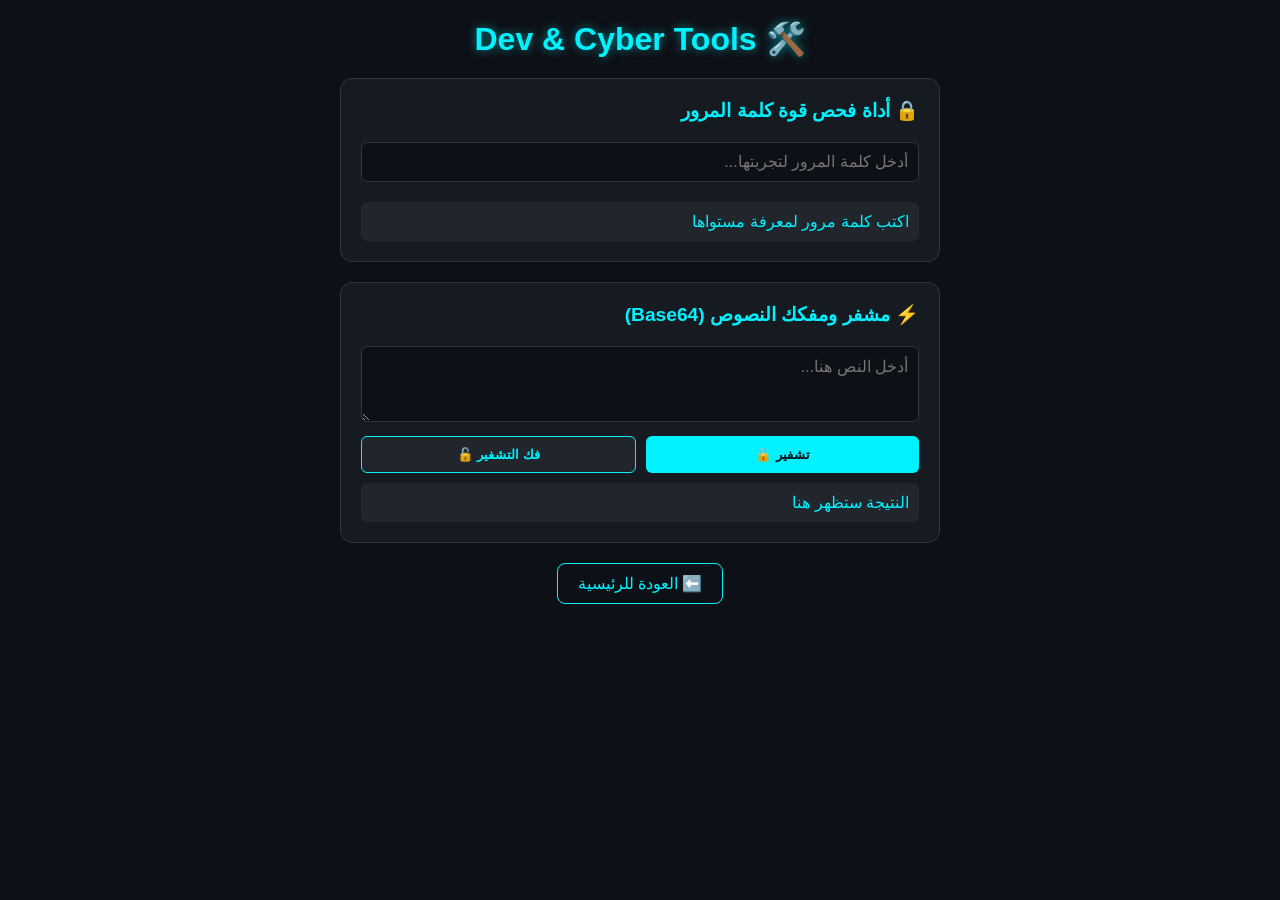
<file: tools.html>
<!DOCTYPE html>
<html lang="ar" dir="rtl">
<head>
    <meta charset="UTF-8">
    <meta name="viewport" content="width=device-width, initial-scale=1.0">
    <title>AMIRXTNA - الأدوات التقنية والسيبرانية</title>
    <style>
        * { margin: 0; padding: 0; box-sizing: border-box; font-family: 'Segoe UI', sans-serif; }
        body { background-color: #0d1117; color: #fff; text-align: center; padding: 20px; }
        h1 { color: #00f2fe; margin-bottom: 20px; text-shadow: 0 0 10px rgba(0,242,254,0.5); }
        
        .tools-container { max-width: 600px; margin: 0 auto; display: flex; flex-direction: column; gap: 20px; }
        .tool-box { background: #161b22; border: 1px solid #30363d; border-radius: 12px; padding: 20px; text-align: right; }
        .tool-box h2 { color: #00f2fe; font-size: 1.2rem; margin-bottom: 10px; }
        
        input, select, textarea {
            width: 100%; padding: 10px; margin: 10px 0; background: #0d1117; border: 1px solid #30363d;
            border-radius: 6px; color: #fff; font-size: 1rem;
        }
        
        button {
            background: #00f2fe; color: #0d1117; font-weight: bold; border: none; padding: 10px 20px;
            border-radius: 6px; cursor: pointer; transition: 0.3s; width: 100%;
        }
        button:hover { background: #00b8d4; }
        
        .result-box { margin-top: 10px; padding: 10px; background: #21262d; border-radius: 6px; color: #00f2fe; word-break: break-all; }
        .btn-back { display: inline-block; margin-top: 20px; padding: 10px 20px; color: #00f2fe; text-decoration: none; border: 1px solid #00f2fe; border-radius: 8px; }
    </style>
</head>
<body>

    <h1>🛠️ Dev & Cyber Tools</h1>

    <div class="tools-container">
        <!-- أداة فحص كلمة المرور -->
        <div class="tool-box">
            <h2>🔒 أداة فحص قوة كلمة المرور</h2>
            <input type="password" id="passInput" placeholder="أدخل كلمة المرور لتجربتها..." oninput="checkPassword()">
            <div id="passResult" class="result-box">اكتب كلمة مرور لمعرفة مستواها</div>
        </div>

        <!-- أداة التشفير -->
        <div class="tool-box">
            <h2>⚡ مشفر ومفكك النصوص (Base64)</h2>
            <textarea id="textInput" rows="3" placeholder="أدخل النص هنا..."></textarea>
            <div style="display: flex; gap: 10px;">
                <button onclick="encodeText()">تشفير 🔒</button>
                <button onclick="decodeText()" style="background:#21262d; color:#00f2fe; border:1px solid #00f2fe;">فك التشفير 🔓</button>
            </div>
            <div id="cipherResult" class="result-box">النتيجة ستظهر هنا</div>
        </div>
    </div>

    <a href="/" class="btn-back">⬅️ العودة للرئيسية</a>

    <script>
        function checkPassword() {
            let pass = document.getElementById('passInput').value;
            let result = document.getElementById('passResult');
            if (!pass) { result.innerText = "اكتب كلمة مرور لمعرفة مستواها"; result.style.color = "#00f2fe"; return; }
            
            let score = 0;
            if (pass.length >= 8) score++;
            if (/[A-Z]/.test(pass)) score++;
            if (/[0-9]/.test(pass)) score++;
            if (/[^A-Za-z0-9]/.test(pass)) score++;

            if (score <= 1) { result.innerText = "ضعيفة جداً ❌"; result.style.color = "#ff4d4d"; }
            else if (score == 2) { result.innerText = "متوسطة ⚠️"; result.style.color = "#ffaa00"; }
            else if (score == 3) { result.innerText = "قوية ✅"; result.style.color = "#00e676"; }
            else { result.innerText = "خارقة وأمنة جداً 🛡️🔥"; result.style.color = "#00f2fe"; }
        }

        function encodeText() {
            let text = document.getElementById('textInput').value;
            if(!text) return;
            document.getElementById('cipherResult').innerText = btoa(unescape(encodeURIComponent(text)));
        }

        function decodeText() {
            let text = document.getElementById('textInput').value;
            if(!text) return;
            try {
                document.getElementById('cipherResult').innerText = decodeURIComponent(escape(atob(text)));
            } catch(e) {
                document.getElementById('cipherResult').innerText = "كود غير صالح لفك التشفير!";
            }
        }
    </script>
</body>
</html>
</file>
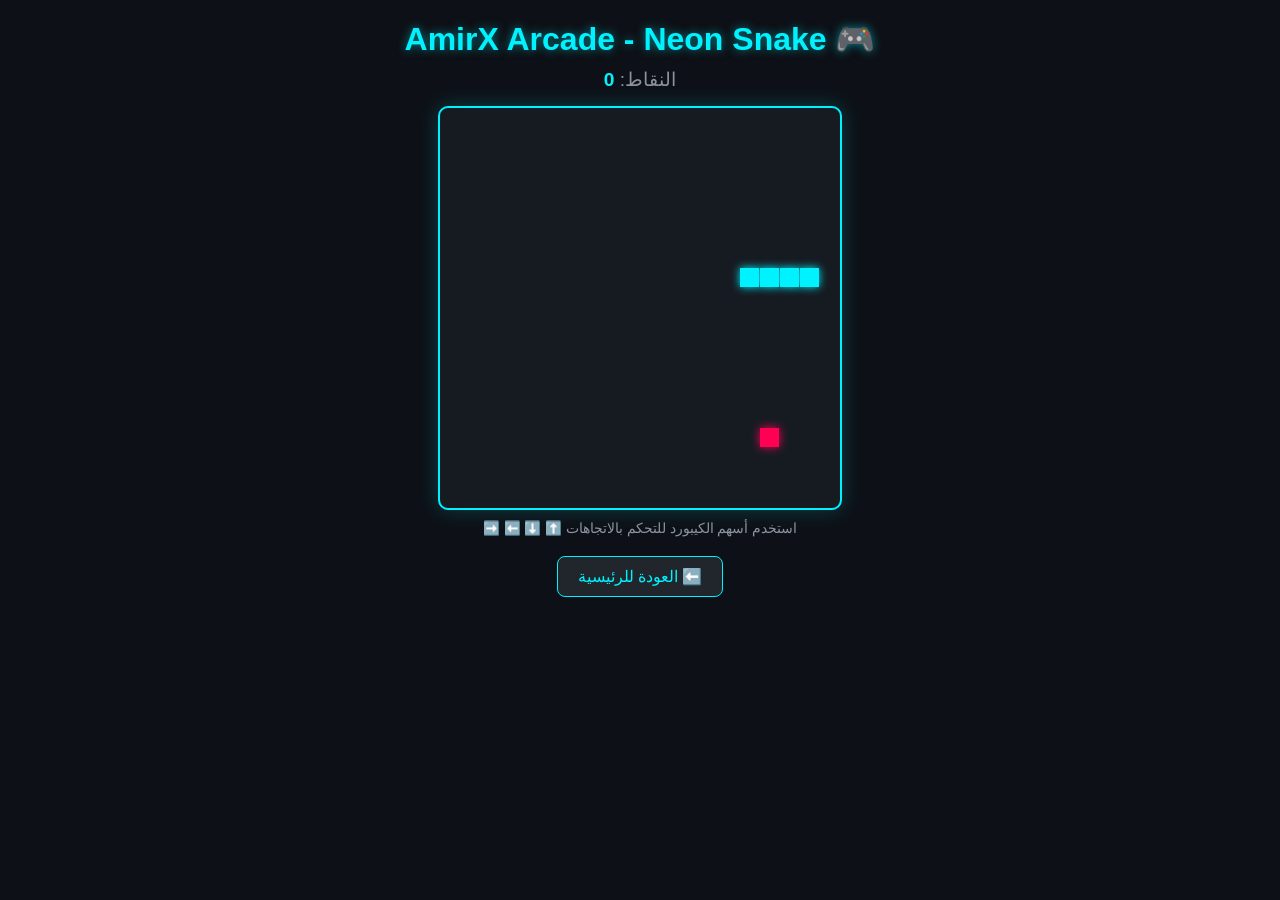
<file: templates/arcade.html>
<!DOCTYPE html>
<html lang="ar" dir="rtl">
<head>
    <meta charset="UTF-8">
    <meta name="viewport" content="width=device-width, initial-scale=1.0">
    <title>AMIRXTNA - لعبة الثعبان النيون</title>
    <style>
        * { margin: 0; padding: 0; box-sizing: border-box; font-family: 'Segoe UI', sans-serif; }
        body { background-color: #0d1117; color: #fff; text-align: center; padding: 20px; }
        h1 { color: #00f2fe; margin-bottom: 10px; text-shadow: 0 0 10px rgba(0,242,254,0.5); }
        .score-board { font-size: 1.2rem; color: #8b949e; margin-bottom: 15px; }
        #score { color: #00f2fe; font-weight: bold; }
        
        canvas {
            background-color: #161b22;
            border: 2px solid #00f2fe;
            border-radius: 10px;
            box-shadow: 0 0 20px rgba(0,242,254,0.2);
            display: block;
            margin: 0 auto;
        }

        .btn-back {
            display: inline-block;
            margin-top: 20px;
            padding: 10px 20px;
            background-color: #21262d;
            color: #00f2fe;
            border: 1px solid #00f2fe;
            border-radius: 8px;
            text-decoration: none;
            transition: 0.3s;
        }
        .btn-back:hover { background-color: #00f2fe; color: #0d1117; }
        .controls-note { color: #8b949e; font-size: 0.85rem; margin-top: 10px; }
    </style>
</head>
<body>

    <h1>🎮 AmirX Arcade - Neon Snake</h1>
    <div class="score-board">النقاط: <span id="score">0</span></div>

    <canvas id="gameCanvas" width="400" height="400"></canvas>
    <p class="controls-note">استخدم أسهم الكيبورد للتحكم بالاتجاهات ⬆️ ⬇️ ⬅️ ➡️</p>

    <a href="/" class="btn-back">⬅️ العودة للرئيسية</a>

    <script>
        const canvas = document.getElementById("gameCanvas");
        const ctx = canvas.getContext("2d");
        const grid = 20;
        let count = 0;
        let score = 0;

        let snake = {
            x: 160,
            y: 160,
            dx: grid,
            dy: 0,
            cells: [],
            maxCells: 4
        };

        let apple = { x: 320, y: 320 };

        function getRandomInt(min, max) {
            return Math.floor(Math.random() * (max - min)) + min;
        }

        function gameLoop() {
            requestAnimationFrame(gameLoop);

            if (++count < 6) { return; }
            count = 0;

            ctx.clearRect(0, 0, canvas.width, canvas.height);

            snake.x += snake.dx;
            snake.y += snake.dy;

            if (snake.x < 0) snake.x = canvas.width - grid;
            else if (snake.x >= canvas.width) snake.x = 0;
            
            if (snake.y < 0) snake.y = canvas.height - grid;
            else if (snake.y >= canvas.height) snake.y = 0;

            snake.cells.unshift({ x: snake.x, y: snake.y });

            if (snake.cells.length > snake.maxCells) {
                snake.cells.pop();
            }

            // رسم التفاحة (رأس المال/الهدف)
            ctx.fillStyle = '#ff0055';
            ctx.shadowColor = '#ff0055';
            ctx.shadowBlur = 10;
            ctx.fillRect(apple.x, apple.y, grid - 1, grid - 1);

            // رسم الثعبان
            ctx.fillStyle = '#00f2fe';
            ctx.shadowColor = '#00f2fe';
            ctx.shadowBlur = 8;
            snake.cells.forEach(function(cell, index) {
                ctx.fillRect(cell.x, cell.y, grid - 1, grid - 1);

                if (cell.x === apple.x && cell.y === apple.y) {
                    snake.maxCells++;
                    score += 10;
                    document.getElementById('score').innerText = score;
                    apple.x = getRandomInt(0, 20) * grid;
                    apple.y = getRandomInt(0, 20) * grid;
                }

                for (let i = index + 1; i < snake.cells.length; i++) {
                    if (cell.x === snake.cells[i].x && cell.y === snake.cells[i].y) {
                        snake.x = 160;
                        snake.y = 160;
                        snake.cells = [];
                        snake.maxCells = 4;
                        snake.dx = grid;
                        snake.dy = 0;
                        score = 0;
                        document.getElementById('score').innerText = score;
                        apple.x = getRandomInt(0, 20) * grid;
                        apple.y = getRandomInt(0, 20) * grid;
                    }
                }
            });
        }

        document.addEventListener('keydown', function(e) {
            if (e.which === 37 && snake.dx === 0) { snake.dx = -grid; snake.dy = 0; }
            else if (e.which === 38 && snake.dy === 0) { snake.dy = -grid; snake.dx = 0; }
            else if (e.which === 39 && snake.dx === 0) { snake.dx = grid; snake.dy = 0; }
            else if (e.which === 40 && snake.dy === 0) { snake.dy = grid; snake.dx = 0; }
        });

        requestAnimationFrame(gameLoop);
    </script>
</body>
</html>
</file>
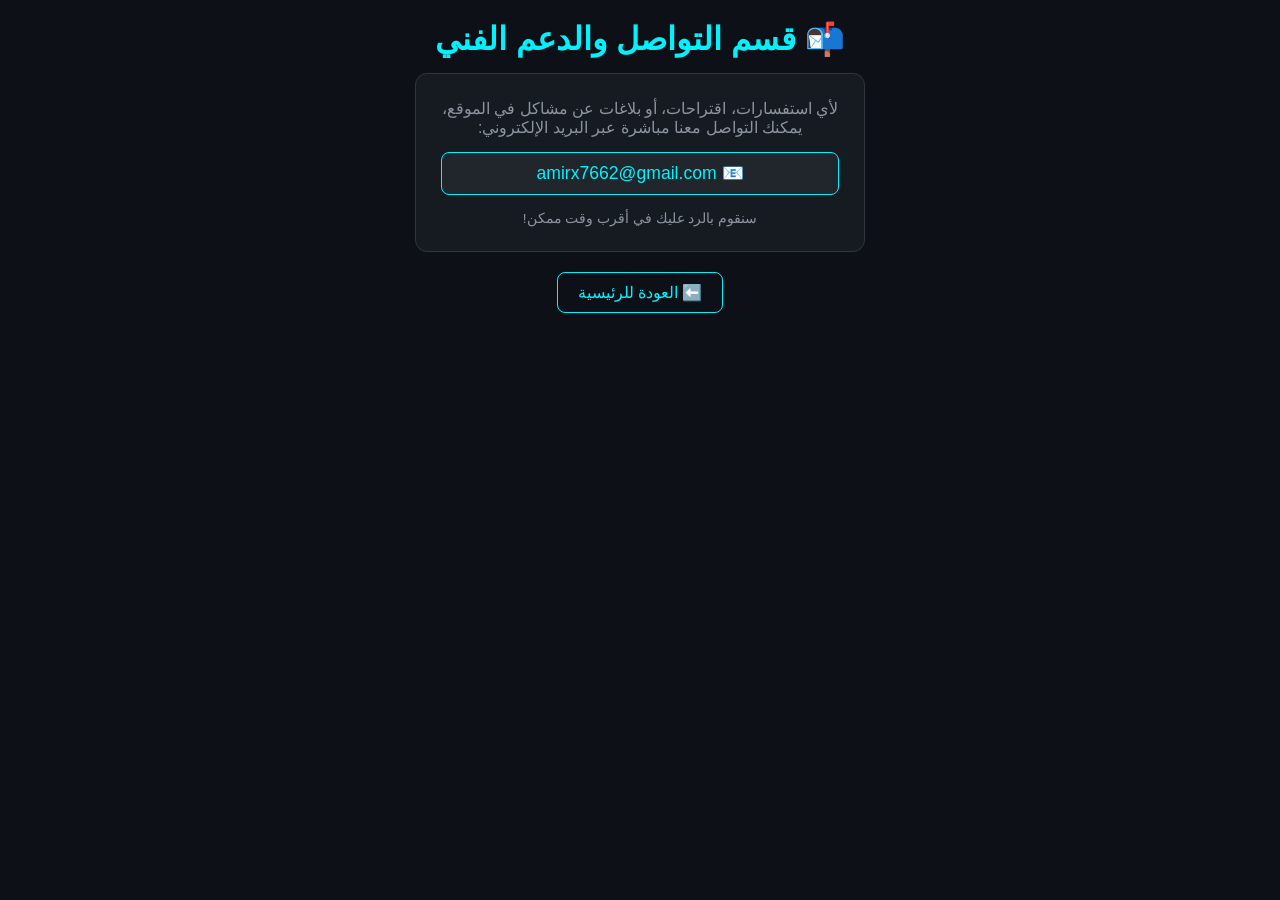
<file: templates/contact.html>
<!DOCTYPE html>
<html lang="ar" dir="rtl">
<head>
    <meta charset="UTF-8">
    <meta name="viewport" content="width=device-width, initial-scale=1.0">
    <title>AMIRXTNA - التواصل والدعم</title>
    <style>
        * { margin: 0; padding: 0; box-sizing: border-box; font-family: 'Segoe UI', sans-serif; }
        body { background-color: #0d1117; color: #fff; text-align: center; padding: 20px; }
        h1 { color: #00f2fe; margin-bottom: 15px; }
        
        .contact-card { max-width: 450px; margin: 0 auto; background: #161b22; border: 1px solid #30363d; border-radius: 12px; padding: 25px; }
        .email-badge { background: #21262d; border: 1px solid #00f2fe; padding: 10px; border-radius: 8px; color: #00f2fe; font-size: 1.1rem; margin: 15px 0; word-break: break-all; }
        
        .btn-back { display: inline-block; margin-top: 20px; padding: 10px 20px; color: #00f2fe; text-decoration: none; border: 1px solid #00f2fe; border-radius: 8px; }
    </style>
</head>
<body>

    <h1>📬 قسم التواصل والدعم الفني</h1>

    <div class="contact-card">
        <p style="color: #8b949e;">لأي استفسارات، اقتراحات، أو بلاغات عن مشاكل في الموقع، يمكنك التواصل معنا مباشرة عبر البريد الإلكتروني:</p>
        
        <div class="email-badge">
            📧 amirx7662@gmail.com
        </div>

        <p style="color: #8b949e; font-size: 0.85rem;">سنقوم بالرد عليك في أقرب وقت ممكن!</p>
    </div>

    <a href="/" class="btn-back">⬅️ العودة للرئيسية</a>

</body>
</html>
</file>
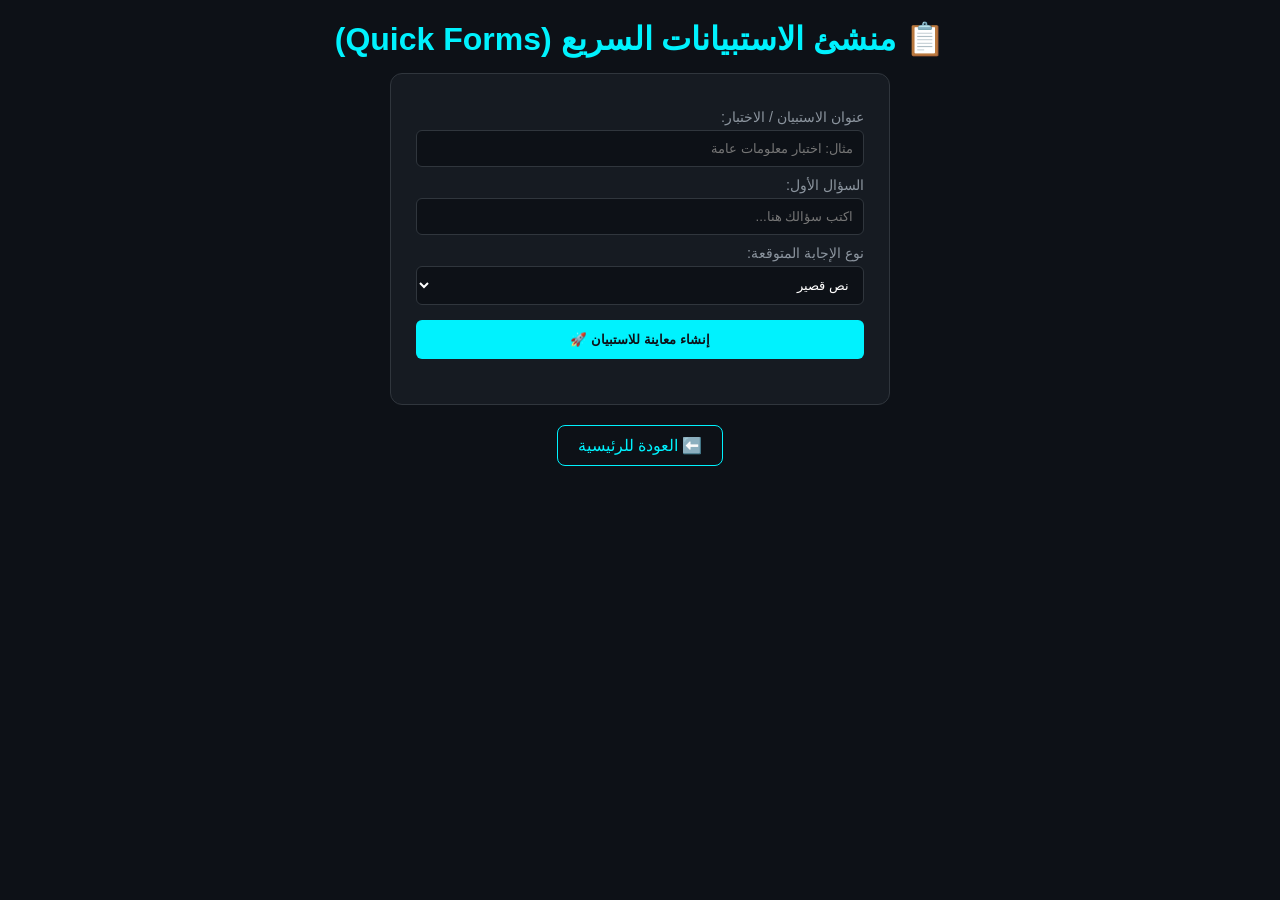
<file: templates/forms.html>
<!DOCTYPE html>
<html lang="ar" dir="rtl">
<head>
    <meta charset="UTF-8">
    <meta name="viewport" content="width=device-width, initial-scale=1.0">
    <title>AMIRXTNA - Quick Forms</title>
    <style>
        * { margin: 0; padding: 0; box-sizing: border-box; font-family: 'Segoe UI', sans-serif; }
        body { background-color: #0d1117; color: #fff; text-align: center; padding: 20px; }
        h1 { color: #00f2fe; margin-bottom: 15px; }
        
        .form-box { max-width: 500px; margin: 0 auto; background: #161b22; border: 1px solid #30363d; border-radius: 12px; padding: 25px; text-align: right; }
        label { color: #8b949e; font-size: 0.9rem; display: block; margin-top: 10px; }
        input, textarea, select { width: 100%; padding: 10px; margin-top: 5px; background: #0d1117; border: 1px solid #30363d; border-radius: 6px; color: #fff; }
        
        button { background: #00f2fe; color: #0d1117; font-weight: bold; border: none; padding: 12px; border-radius: 6px; cursor: pointer; margin-top: 15px; width: 100%; }
        button:hover { background: #00b8d4; }
        
        .btn-back { display: inline-block; margin-top: 20px; padding: 10px 20px; color: #00f2fe; text-decoration: none; border: 1px solid #00f2fe; border-radius: 8px; }
    </style>
</head>
<body>

    <h1>📋 منشئ الاستبيانات السريع (Quick Forms)</h1>

    <div class="form-box">
        <label>عنوان الاستبيان / الاختبار:</label>
        <input type="text" id="title" placeholder="مثال: اختبار معلومات عامة">

        <label>السؤال الأول:</label>
        <input type="text" id="q1" placeholder="اكتب سؤالك هنا...">

        <label>نوع الإجابة المتوقعة:</label>
        <select>
            <option>نص قصير</option>
            <option>خيارات (نعم / لا)</option>
            <option>تقييم من 5</option>
        </select>

        <button onclick="createForm()">إنشاء معاينة للاستبيان 🚀</button>

        <div id="preview" style="margin-top: 20px; color: #00f2fe; text-align: center;"></div>
    </div>

    <a href="/" class="btn-back">⬅️ العودة للرئيسية</a>

    <script>
        function createForm() {
            let title = document.getElementById('title').value;
            if(title) {
                document.getElementById('preview').innerText = "تم تجهيز معاينة الاستبيان: (" + title + ") بنجاح! ✅";
            } else {
                document.getElementById('preview').innerText = "يرجى كتابة عنوان للاستبيان أولاً!";
            }
        }
    </script>
</body>
</html>
</file>
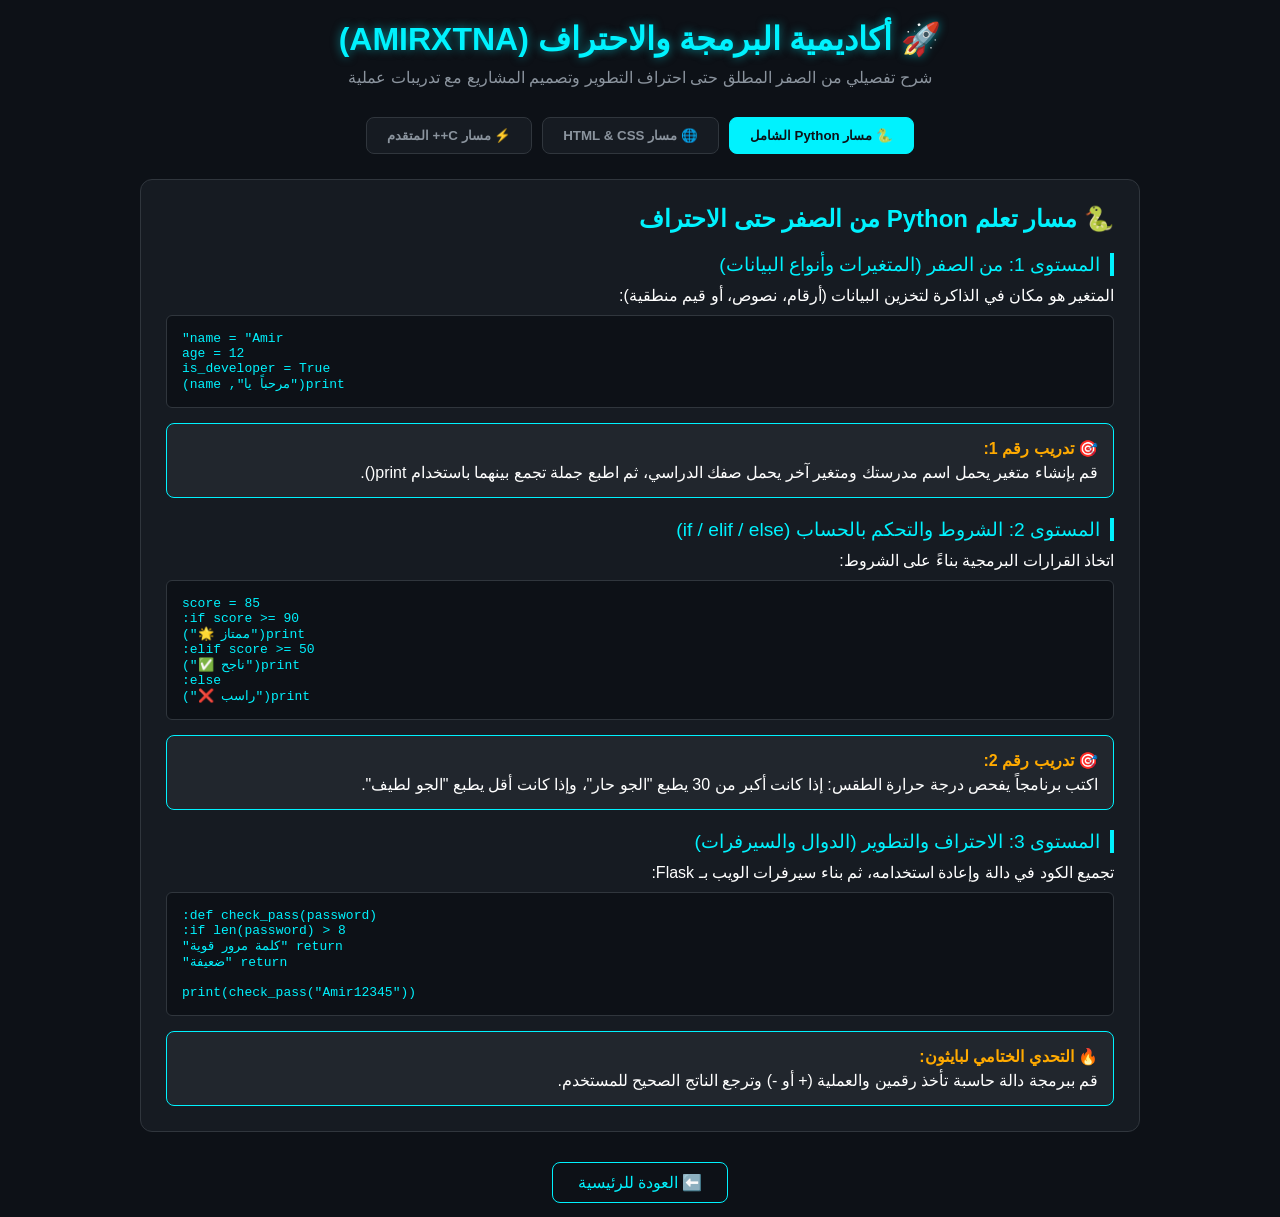
<file: templates/learn.html>
<!DOCTYPE html>
<html lang="ar" dir="rtl">
<head>
    <meta charset="UTF-8">
    <meta name="viewport" content="width=device-width, initial-scale=1.0">
    <title>AMIRXTNA - أكاديمية البرمجة من الصفر حتى الاحتراف</title>
    <style>
        * { margin: 0; padding: 0; box-sizing: border-box; font-family: 'Segoe UI', Tahoma, sans-serif; }
        body { background-color: #0d1117; color: #fff; padding: 20px; }
        
        header { text-align: center; margin-bottom: 30px; }
        h1 { color: #00f2fe; margin-bottom: 10px; text-shadow: 0 0 10px rgba(0,242,254,0.5); }
        p.desc { color: #8b949e; }

        .container { max-width: 1000px; margin: 0 auto; }
        
        /* أزرار التنقل بين اللغات */
        .tabs { display: flex; justify-content: center; gap: 10px; margin-bottom: 25px; flex-wrap: wrap; }
        .tab-btn { background: #161b22; color: #8b949e; border: 1px solid #30363d; padding: 10px 20px; border-radius: 8px; cursor: pointer; font-weight: bold; transition: 0.3s; }
        .tab-btn.active, .tab-btn:hover { background: #00f2fe; color: #0d1117; border-color: #00f2fe; }

        /* المحتوى التعليمي */
        .course-section { display: none; background: #161b22; border: 1px solid #30363d; border-radius: 12px; padding: 25px; margin-bottom: 20px; }
        .course-section.active { display: block; }
        
        .lesson-title { color: #00f2fe; border-right: 4px solid #00f2fe; padding-right: 10px; margin: 20px 0 10px 0; font-size: 1.2rem; }
        .code-box { background: #0d1117; border: 1px solid #30363d; border-radius: 6px; padding: 15px; font-family: monospace; color: #00f2fe; text-align: left; dir: ltr; margin: 10px 0; overflow-x: auto; }
        
        /* صندوق التمرين */
        .exercise-box { background: #21262d; border: 1px solid #00f2fe; border-radius: 8px; padding: 15px; margin-top: 15px; }
        .exercise-title { color: #ffaa00; font-weight: bold; margin-bottom: 5px; }

        .btn-back { display: block; width: max-content; margin: 30px auto 0 auto; padding: 10px 25px; color: #00f2fe; text-decoration: none; border: 1px solid #00f2fe; border-radius: 8px; text-align: center; }
        .btn-back:hover { background: #00f2fe; color: #0d1117; }
    </style>
</head>
<body>

    <header>
        <h1>🚀 أكاديمية البرمجة والاحتراف (AMIRXTNA)</h1>
        <p class="desc">شرح تفصيلي من الصفر المطلق حتى احتراف التطوير وتصميم المشاريع مع تدريبات عملية</p>
    </header>

    <div class="container">
        <!-- أزرار الاختيار -->
        <div class="tabs">
            <button class="tab-btn active" onclick="showLang('python')">🐍 مسار Python الشامل</button>
            <button class="tab-btn" onclick="showLang('html')">🌐 مسار HTML & CSS</button>
            <button class="tab-btn" onclick="showLang('cpp')">⚡ مسار C++ المتقدم</button>
        </div>

        <!-- ==================== مسار بايثون ==================== -->
        <div id="python" class="course-section active">
            <h2 style="color: #00f2fe;">🐍 مسار تعلم Python من الصفر حتى الاحتراف</h2>
            
            <div class="lesson-title">المستوى 1: من الصفر (المتغيرات وأنواع البيانات)</div>
            <p>المتغير هو مكان في الذاكرة لتخزين البيانات (أرقام، نصوص، أو قيم منطقية):</p>
            <div class="code-box">
name = "Amir"<br>
age = 12<br>
is_developer = True<br>
print("مرحباً يا", name)
            </div>

            <div class="exercise-box">
                <div class="exercise-title">🎯 تدريب رقم 1:</div>
                <p>قم بإنشاء متغير يحمل اسم مدرستك ومتغير آخر يحمل صفك الدراسي، ثم اطبع جملة تجمع بينهما باستخدام <code>print()</code>.</p>
            </div>

            <div class="lesson-title">المستوى 2: الشروط والتحكم بالحساب (if / elif / else)</div>
            <p>اتخاذ القرارات البرمجية بناءً على الشروط:</p>
            <div class="code-box">
score = 85<br>
if score >= 90:<br>
&nbsp;&nbsp;&nbsp;&nbsp;print("ممتاز 🌟")<br>
elif score >= 50:<br>
&nbsp;&nbsp;&nbsp;&nbsp;print("ناجح ✅")<br>
else:<br>
&nbsp;&nbsp;&nbsp;&nbsp;print("راسب ❌")
            </div>

            <div class="exercise-box">
                <div class="exercise-title">🎯 تدريب رقم 2:</div>
                <p>اكتب برنامجاً يفحص درجة حرارة الطقس: إذا كانت أكبر من 30 يطبع "الجو حار"، وإذا كانت أقل يطبع "الجو لطيف".</p>
            </div>

            <div class="lesson-title">المستوى 3: الاحتراف والتطوير (الدوال والسيرفرات)</div>
            <p>تجميع الكود في دالة وإعادة استخدامه، ثم بناء سيرفرات الويب بـ Flask:</p>
            <div class="code-box">
def check_pass(password):<br>
&nbsp;&nbsp;&nbsp;&nbsp;if len(password) > 8:<br>
&nbsp;&nbsp;&nbsp;&nbsp;&nbsp;&nbsp;&nbsp;&nbsp;return "كلمة مرور قوية"<br>
&nbsp;&nbsp;&nbsp;&nbsp;return "ضعيفة"<br>
<br>
print(check_pass("Amir12345"))
            </div>

            <div class="exercise-box">
                <div class="exercise-title">🔥 التحدي الختامي لبايثون:</div>
                <p>قم ببرمجة دالة حاسبة تأخذ رقمين والعملية (+ أو -) وترجع الناتج الصحيح للمستخدم.</p>
            </div>
        </div>

        <!-- ==================== مسار HTML & CSS ==================== -->
        <div id="html" class="course-section">
            <h2 style="color: #00f2fe;">🌐 مسار تصميم المواقع (HTML & CSS)</h2>
            
            <div class="lesson-title">المستوى 1: هيكلة الصفحات (HTML)</div>
            <p>بناء العناصر الأساسية مثل العناوين والأزرار والروابط:</p>
            <div class="code-box">
&lt;h1&gt;أهلاً بكم في موقعي&lt;/h1&gt;<br>
&lt;p&gt;هذا أول موقع أقوم بتصميمه.&lt;/p&gt;<br>
&lt;button&gt;اضغط هنا&lt;/button&gt;
            </div>

            <div class="exercise-box">
                <div class="exercise-title">🎯 تدريب رقم 1:</div>
                <p>أنشئ صفحة فيها عنوان باسمك، وتحته زر ينقل الزائر إلى موقع جوجل <code>&lt;a href="..."&gt;</code>.</p>
            </div>

            <div class="lesson-title">المستوى 2: التنسيق والتصميم (CSS)</div>
            <p>إضافة الألوان والخلفيات والمؤثرات الضوئية (النيون):</p>
            <div class="code-box">
button {<br>
&nbsp;&nbsp;&nbsp;&nbsp;background-color: #00f2fe;<br>
&nbsp;&nbsp;&nbsp;&nbsp;color: #000;<br>
&nbsp;&nbsp;&nbsp;&nbsp;border-radius: 8px;<br>
&nbsp;&nbsp;&nbsp;&nbsp;box-shadow: 0 0 10px #00f2fe;<br>
}
            </div>

            <div class="exercise-box">
                <div class="exercise-title">🎯 تدريب رقم 2:</div>
                <p>قم بتغيير لون خلفية الصفحة إلى الأسود <code>#000</code> مع جعل لون جميع النصوص أخضر نيون <code>#00ff00</code>.</p>
            </div>
        </div>

        <!-- ==================== مسار C++ ==================== -->
        <div id="cpp" class="course-section">
            <h2 style="color: #00f2fe;">⚡ مسار C++ للأنظمة والألعاب</h2>
            
            <div class="lesson-title">المستوى 1: الهيكل الأساسي والمخرجات</div>
            <p>أول برنامج بلغة C++ لعرض النصوص على الشاشة السوداء:</p>
            <div class="code-box">
#include &lt;iostream&gt;<br>
using namespace std;<br>
<br>
int main() {<br>
&nbsp;&nbsp;&nbsp;&nbsp;cout &lt;&lt; "Hello C++ World!" &lt;&lt; endl;<br>
&nbsp;&nbsp;&nbsp;&nbsp;return 0;<br>
}
            </div>

            <div class="exercise-box">
                <div class="exercise-title">🎯 تدريب رقم 1:</div>
                <p>اكتب برنامجاً يستقبل عمر المستخدم باستخدام <code>cin</code> ويطبع له سنة ميلاده على الشاشة.</p>
            </div>
        </div>

        <a href="/" class="btn-back">⬅️ العودة للرئيسية</a>
    </div>

    <script>
        function showLang(langId) {
            let sections = document.querySelectorAll('.course-section');
            let buttons = document.querySelectorAll('.tab-btn');
            
            sections.forEach(sec => sec.classList.remove('active'));
            buttons.forEach(btn => btn.classList.remove('active'));

            document.getElementById(langId).classList.add('active');
            event.target.classList.add('active');
        }
    </script>
</body>
</html>
</file>
